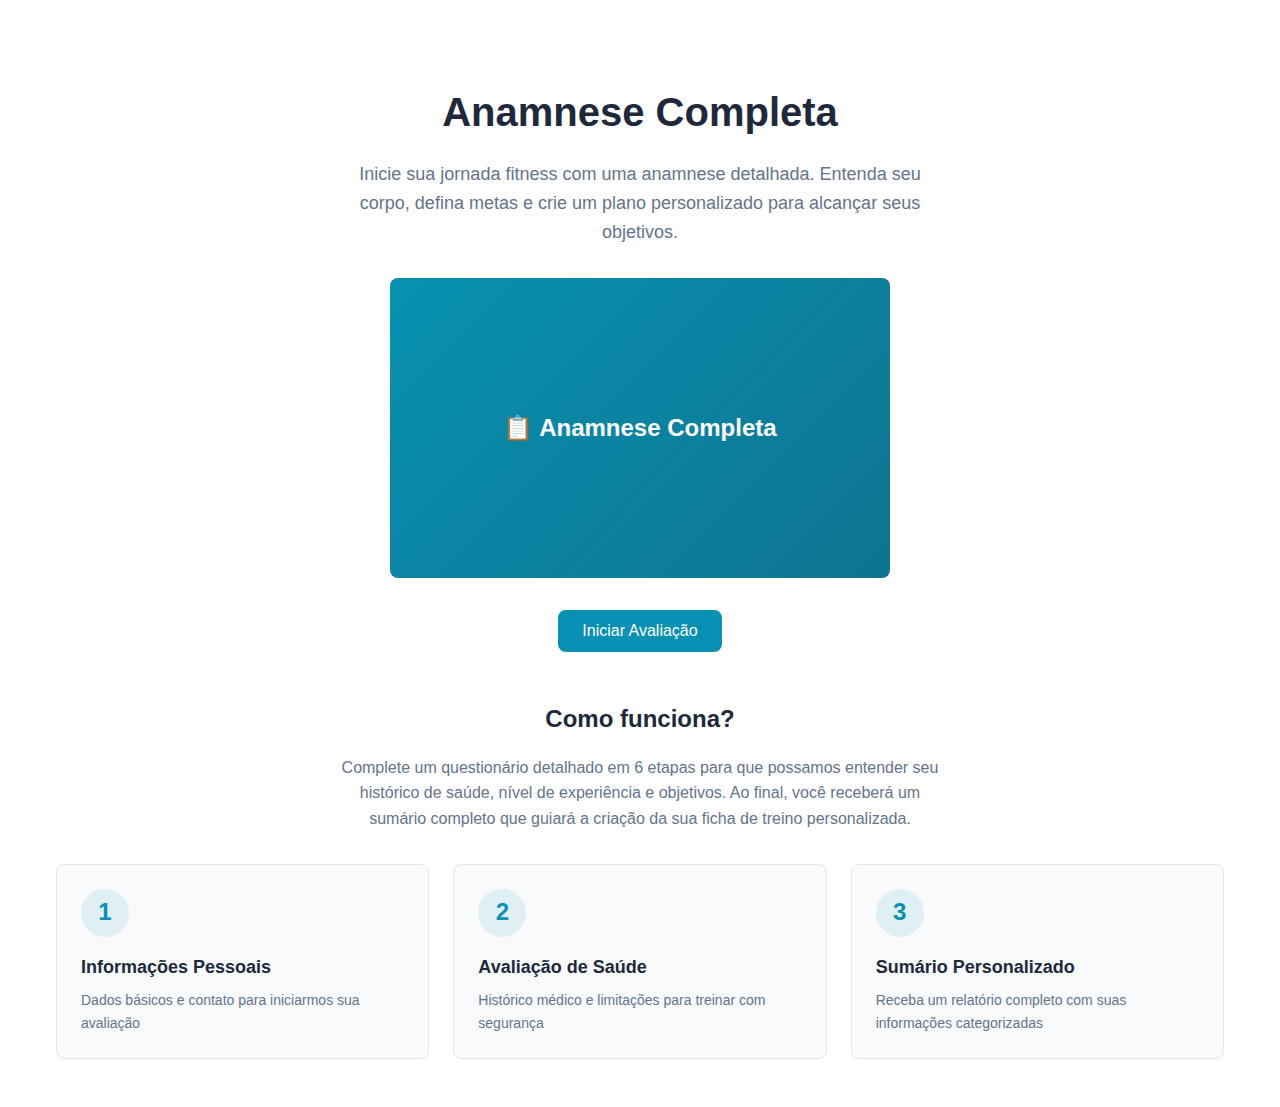
<file: index.html>
<!DOCTYPE html>
<html lang="pt-BR">
<head>
    <meta charset="UTF-8">
    <meta name="viewport" content="width=device-width, initial-scale=1.0">
    <title>Anamnese Completa | Anamnese Fitness</title>
    <meta name="description" content="Complete sua avaliação física personalizada. Questionário completo de saúde e fitness para criar seu treino ideal.">
    <link rel="stylesheet" href="styles.css">
</head>
<body>
    <div id="app"></div>
    
    <!-- Toast Notification -->
    <div id="toast" class="toast"></div>

    <script src="https://html2canvas.hertzen.com/dist/html2canvas.min.js"></script>
    <script src="script.js"></script>
</body>
</html>
</file>
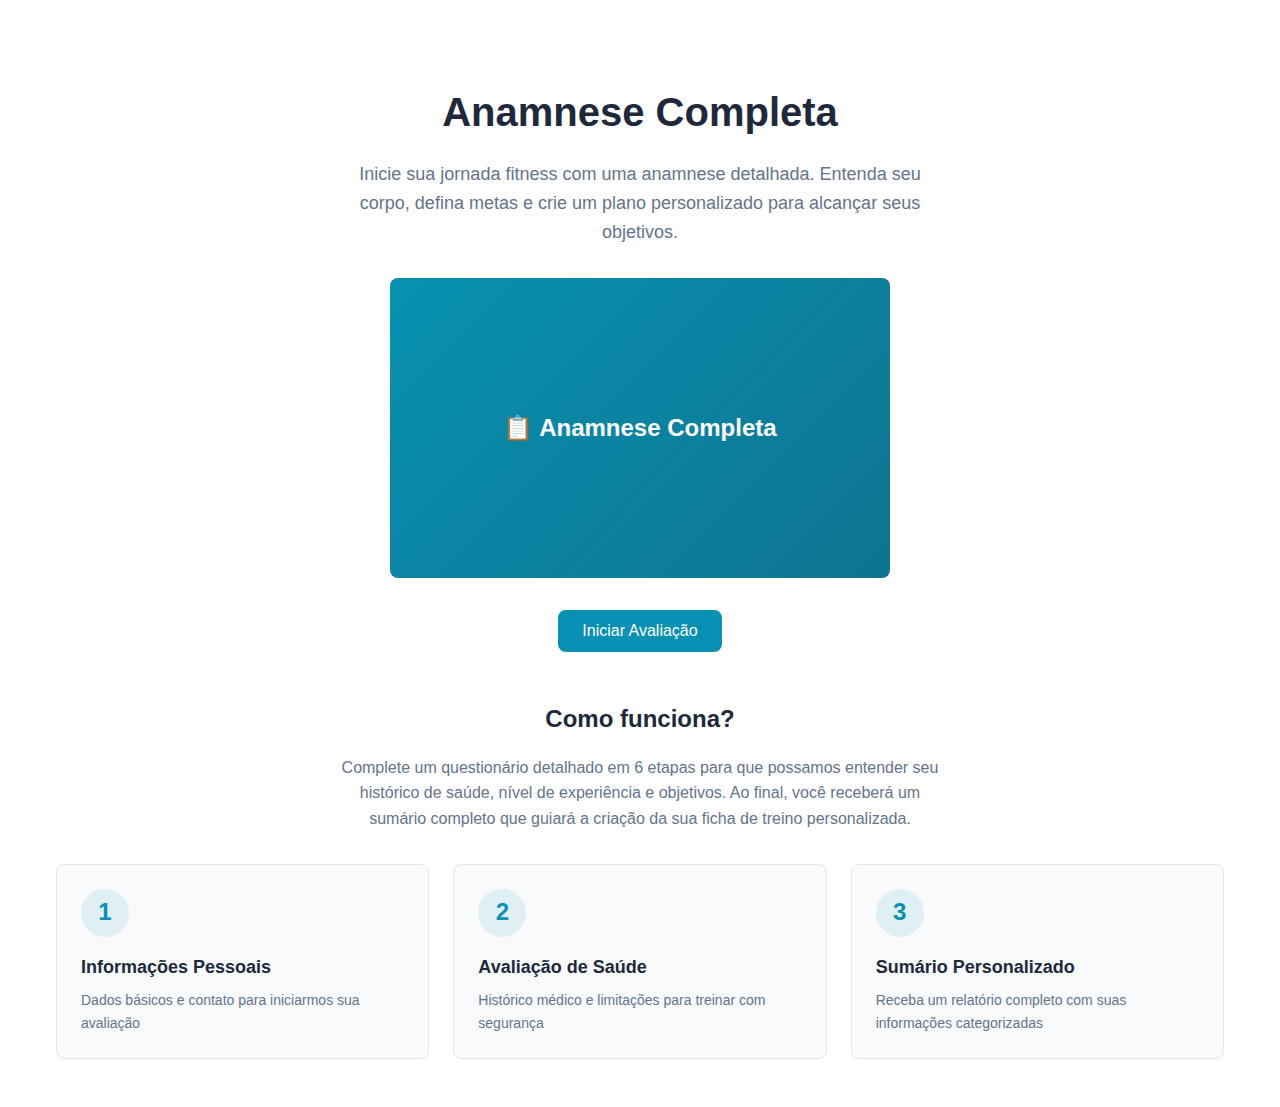
<file: Anamnese/index.html>
<!DOCTYPE html>
<html lang="pt-BR">
<head>
    <meta charset="UTF-8">
    <meta name="viewport" content="width=device-width, initial-scale=1.0">
    <title>Anamnese Completa | Anamnese Fitness</title>
    <meta name="description" content="Complete sua avaliação física personalizada. Questionário completo de saúde e fitness para criar seu treino ideal.">
    <link rel="stylesheet" href="styles.css">
</head>
<body>
    <div id="app"></div>
    
    <!-- Toast Notification -->
    <div id="toast" class="toast"></div>

    <script src="script.js"></script>
</body>
</html>
</file>
<file: styles.css>
* {
    margin: 0;
    padding: 0;
    box-sizing: border-box;
}

:root {
    --primary: #0891b2;
    --primary-dark: #0e7490;
    --background: #ffffff;
    --foreground: #1e293b;
    --card: #f8fafc;
    --card-border: #e2e8f0;
    --muted: #64748b;
    --success: #10b981;
    --error: #ef4444;
    --radius: 8px;
    --spacing: 1rem;
}

body {
    font-family: -apple-system, BlinkMacSystemFont, 'Segoe UI', 'Roboto', 'Oxygen', 'Ubuntu', sans-serif;
    background-color: var(--background);
    color: var(--foreground);
    line-height: 1.6;
}

.container {
    max-width: 800px;
    margin: 0 auto;
    padding: 2rem 1rem;
}

.container-wide {
    max-width: 1200px;
}

/* Hero Section */
.hero {
    text-align: center;
    padding: 3rem 0;
}

.hero h1 {
    font-size: 2.5rem;
    font-weight: 700;
    margin-bottom: 1rem;
    color: var(--foreground);
}

.hero p {
    font-size: 1.125rem;
    color: var(--muted);
    margin-bottom: 2rem;
    max-width: 600px;
    margin-left: auto;
    margin-right: auto;
}

.hero-image {
    width: 100%;
    max-width: 500px;
    height: 300px;
    margin: 2rem auto;
    background: linear-gradient(135deg, var(--primary) 0%, var(--primary-dark) 100%);
    border-radius: var(--radius);
    display: flex;
    align-items: center;
    justify-content: center;
    color: white;
    font-size: 1.5rem;
    font-weight: 600;
}

/* Buttons */
.btn {
    display: inline-flex;
    align-items: center;
    justify-content: center;
    gap: 0.5rem;
    padding: 0.75rem 1.5rem;
    font-size: 1rem;
    font-weight: 500;
    border: none;
    border-radius: var(--radius);
    cursor: pointer;
    transition: all 0.2s;
    text-decoration: none;
}

.btn:disabled {
    opacity: 0.5;
    cursor: not-allowed;
}

.btn-primary {
    background-color: var(--primary);
    color: white;
}

.btn-primary:hover:not(:disabled) {
    background-color: var(--primary-dark);
    transform: translateY(-1px);
}

.btn-outline {
    background-color: transparent;
    color: var(--foreground);
    border: 2px solid var(--card-border);
}

.btn-outline:hover:not(:disabled) {
    background-color: var(--card);
}

/* Cards */
.card {
    background-color: var(--card);
    border: 1px solid var(--card-border);
    border-radius: var(--radius);
    padding: 1.5rem;
    margin-bottom: 1rem;
}

.card h2 {
    font-size: 1.5rem;
    margin-bottom: 1rem;
    color: var(--foreground);
}

.card h3 {
    font-size: 1.125rem;
    margin-bottom: 0.5rem;
    color: var(--foreground);
}

/* Grid */
.grid {
    display: grid;
    gap: 1.5rem;
    margin-top: 2rem;
}

.grid-3 {
    grid-template-columns: repeat(auto-fit, minmax(250px, 1fr));
}

/* Form Elements */
.form-group {
    margin-bottom: 1.5rem;
}

.form-label {
    display: block;
    margin-bottom: 0.5rem;
    font-weight: 500;
    color: var(--foreground);
}

.required::after {
    content: " *";
    color: var(--error);
}

.form-input,
.form-select,
.form-textarea {
    width: 100%;
    padding: 0.75rem;
    font-size: 1rem;
    border: 2px solid var(--card-border);
    border-radius: var(--radius);
    background-color: white;
    transition: border-color 0.2s;
}

.form-input:focus,
.form-select:focus,
.form-textarea:focus {
    outline: none;
    border-color: var(--primary);
}

.form-textarea {
    resize: vertical;
    min-height: 100px;
}

.form-hint {
    font-size: 0.875rem;
    color: var(--muted);
    margin-top: 0.25rem;
}

/* Radio Groups */
.radio-group {
    display: flex;
    flex-wrap: wrap;
    gap: 0.75rem;
}

.radio-option {
    flex: 1;
    min-width: 150px;
}

.radio-option input[type="radio"] {
    display: none;
}

.radio-label {
    display: block;
    padding: 0.75rem 1rem;
    border: 2px solid var(--card-border);
    border-radius: var(--radius);
    cursor: pointer;
    text-align: center;
    transition: all 0.2s;
    background-color: white;
}

.radio-option input[type="radio"]:checked + .radio-label {
    background-color: var(--primary);
    color: white;
    border-color: var(--primary);
}

.radio-label:hover {
    border-color: var(--primary);
}

/* Checkbox Groups */
.checkbox-group {
    display: flex;
    flex-direction: column;
    gap: 0.75rem;
}

.checkbox-option {
    display: flex;
    align-items: center;
    gap: 0.5rem;
}

.checkbox-option input[type="checkbox"] {
    width: 1.25rem;
    height: 1.25rem;
    cursor: pointer;
}

.checkbox-label {
    cursor: pointer;
    user-select: none;
}

/* Slider */
.slider-container {
    margin: 1rem 0;
}

.slider {
    width: 100%;
    height: 6px;
    border-radius: 3px;
    background: var(--card-border);
    outline: none;
    -webkit-appearance: none;
}

.slider::-webkit-slider-thumb {
    -webkit-appearance: none;
    appearance: none;
    width: 20px;
    height: 20px;
    border-radius: 50%;
    background: var(--primary);
    cursor: pointer;
}

.slider::-moz-range-thumb {
    width: 20px;
    height: 20px;
    border-radius: 50%;
    background: var(--primary);
    cursor: pointer;
    border: none;
}

.slider-value {
    display: inline-block;
    margin-left: 1rem;
    font-weight: 600;
    color: var(--primary);
}

/* Progress Indicator */
.progress {
    margin-bottom: 2rem;
}

.progress-steps {
    display: flex;
    justify-content: space-between;
    margin-bottom: 1rem;
}

.progress-step {
    flex: 1;
    text-align: center;
    position: relative;
    padding-bottom: 0.5rem;
}

.progress-step:not(:last-child)::after {
    content: '';
    position: absolute;
    top: 15px;
    left: 50%;
    right: -50%;
    height: 2px;
    background-color: var(--card-border);
    z-index: -1;
}

.progress-step.active:not(:last-child)::after,
.progress-step.completed:not(:last-child)::after {
    background-color: var(--primary);
}

.progress-number {
    width: 32px;
    height: 32px;
    border-radius: 50%;
    background-color: var(--card);
    border: 2px solid var(--card-border);
    display: inline-flex;
    align-items: center;
    justify-content: center;
    font-weight: 600;
    margin-bottom: 0.5rem;
}

.progress-step.active .progress-number {
    background-color: var(--primary);
    color: white;
    border-color: var(--primary);
}

.progress-step.completed .progress-number {
    background-color: var(--success);
    color: white;
    border-color: var(--success);
}

.progress-label {
    font-size: 0.875rem;
    color: var(--muted);
}

.progress-step.active .progress-label {
    color: var(--primary);
    font-weight: 600;
}

/* Navigation */
.form-navigation {
    display: flex;
    justify-content: space-between;
    gap: 1rem;
    margin-top: 2rem;
}

/* Summary */
.summary-card {
    background-color: var(--card);
    border: 1px solid var(--card-border);
    border-radius: var(--radius);
    padding: 2rem;
}

.summary-header {
    text-align: center;
    margin-bottom: 2rem;
    padding-bottom: 1rem;
    border-bottom: 2px solid var(--card-border);
}

.summary-header h1 {
    font-size: 2rem;
    color: var(--foreground);
    margin-bottom: 0.5rem;
}

.summary-section {
    margin-bottom: 2rem;
}

.summary-section h3 {
    font-size: 1.25rem;
    margin-bottom: 1rem;
    color: var(--foreground);
    border-bottom: 1px solid var(--card-border);
    padding-bottom: 0.5rem;
}

.summary-item {
    display: flex;
    justify-content: space-between;
    padding: 0.75rem 0;
    border-bottom: 1px solid var(--card-border);
}

.summary-item:last-child {
    border-bottom: none;
}

.summary-label {
    font-weight: 500;
    color: var(--muted);
}

.summary-value {
    font-weight: 600;
    color: var(--foreground);
    text-align: right;
}

.bmi-indicator {
    display: inline-block;
    padding: 0.25rem 0.75rem;
    border-radius: 4px;
    font-weight: 600;
    font-size: 0.875rem;
}

.bmi-underweight {
    background-color: #fef3c7;
    color: #92400e;
}

.bmi-normal {
    background-color: #d1fae5;
    color: #065f46;
}

.bmi-overweight {
    background-color: #fed7aa;
    color: #9a3412;
}

.bmi-obese {
    background-color: #fecaca;
    color: #991b1b;
}

.summary-actions {
    display: flex;
    gap: 1rem;
    margin-top: 2rem;
}

/* Toast Notification */
.toast {
    position: fixed;
    bottom: 2rem;
    right: 2rem;
    padding: 1rem 1.5rem;
    background-color: var(--foreground);
    color: white;
    border-radius: var(--radius);
    box-shadow: 0 4px 6px rgba(0, 0, 0, 0.1);
    opacity: 0;
    transform: translateY(100px);
    transition: all 0.3s;
    z-index: 1000;
    max-width: 400px;
}

.toast.show {
    opacity: 1;
    transform: translateY(0);
}

.toast.error {
    background-color: var(--error);
}

.toast.success {
    background-color: var(--success);
}

/* Utility Classes */
.text-center {
    text-align: center;
}

.text-muted {
    color: var(--muted);
}

.mb-2 {
    margin-bottom: 0.5rem;
}

.mb-4 {
    margin-bottom: 1rem;
}

.hidden {
    display: none;
}

/* Responsive */
@media (max-width: 768px) {
    .hero h1 {
        font-size: 2rem;
    }
    
    .progress-label {
        font-size: 0.75rem;
    }
    
    .radio-option {
        min-width: 100%;
    }
    
    .form-navigation {
        flex-direction: column;
    }
    
    .btn {
        width: 100%;
    }
    
    .summary-actions {
        flex-direction: column;
    }
}

@media print {
    .btn,
    .form-navigation,
    .summary-actions {
        display: none;
    }
}
</file>
<file: Anamnese/styles.css>
* {
    margin: 0;
    padding: 0;
    box-sizing: border-box;
}

:root {
    --primary: #0891b2;
    --primary-dark: #0e7490;
    --background: #ffffff;
    --foreground: #1e293b;
    --card: #f8fafc;
    --card-border: #e2e8f0;
    --muted: #64748b;
    --success: #10b981;
    --error: #ef4444;
    --radius: 8px;
    --spacing: 1rem;
}

body {
    font-family: -apple-system, BlinkMacSystemFont, 'Segoe UI', 'Roboto', 'Oxygen', 'Ubuntu', sans-serif;
    background-color: var(--background);
    color: var(--foreground);
    line-height: 1.6;
}

.container {
    max-width: 800px;
    margin: 0 auto;
    padding: 2rem 1rem;
}

.container-wide {
    max-width: 1200px;
}

/* Hero Section */
.hero {
    text-align: center;
    padding: 3rem 0;
}

.hero h1 {
    font-size: 2.5rem;
    font-weight: 700;
    margin-bottom: 1rem;
    color: var(--foreground);
}

.hero p {
    font-size: 1.125rem;
    color: var(--muted);
    margin-bottom: 2rem;
    max-width: 600px;
    margin-left: auto;
    margin-right: auto;
}

.hero-image {
    width: 100%;
    max-width: 500px;
    height: 300px;
    margin: 2rem auto;
    background: linear-gradient(135deg, var(--primary) 0%, var(--primary-dark) 100%);
    border-radius: var(--radius);
    display: flex;
    align-items: center;
    justify-content: center;
    color: white;
    font-size: 1.5rem;
    font-weight: 600;
}

/* Buttons */
.btn {
    display: inline-flex;
    align-items: center;
    justify-content: center;
    gap: 0.5rem;
    padding: 0.75rem 1.5rem;
    font-size: 1rem;
    font-weight: 500;
    border: none;
    border-radius: var(--radius);
    cursor: pointer;
    transition: all 0.2s;
    text-decoration: none;
}

.btn:disabled {
    opacity: 0.5;
    cursor: not-allowed;
}

.btn-primary {
    background-color: var(--primary);
    color: white;
}

.btn-primary:hover:not(:disabled) {
    background-color: var(--primary-dark);
    transform: translateY(-1px);
}

.btn-outline {
    background-color: transparent;
    color: var(--foreground);
    border: 2px solid var(--card-border);
}

.btn-outline:hover:not(:disabled) {
    background-color: var(--card);
}

/* Cards */
.card {
    background-color: var(--card);
    border: 1px solid var(--card-border);
    border-radius: var(--radius);
    padding: 1.5rem;
    margin-bottom: 1rem;
}

.card h2 {
    font-size: 1.5rem;
    margin-bottom: 1rem;
    color: var(--foreground);
}

.card h3 {
    font-size: 1.125rem;
    margin-bottom: 0.5rem;
    color: var(--foreground);
}

/* Grid */
.grid {
    display: grid;
    gap: 1.5rem;
    margin-top: 2rem;
}

.grid-3 {
    grid-template-columns: repeat(auto-fit, minmax(250px, 1fr));
}

/* Form Elements */
.form-group {
    margin-bottom: 1.5rem;
}

.form-label {
    display: block;
    margin-bottom: 0.5rem;
    font-weight: 500;
    color: var(--foreground);
}

.required::after {
    content: " *";
    color: var(--error);
}

.form-input,
.form-select,
.form-textarea {
    width: 100%;
    padding: 0.75rem;
    font-size: 1rem;
    border: 2px solid var(--card-border);
    border-radius: var(--radius);
    background-color: white;
    transition: border-color 0.2s;
}

.form-input:focus,
.form-select:focus,
.form-textarea:focus {
    outline: none;
    border-color: var(--primary);
}

.form-textarea {
    resize: vertical;
    min-height: 100px;
}

.form-hint {
    font-size: 0.875rem;
    color: var(--muted);
    margin-top: 0.25rem;
}

/* Radio Groups */
.radio-group {
    display: flex;
    flex-wrap: wrap;
    gap: 0.75rem;
}

.radio-option {
    flex: 1;
    min-width: 150px;
}

.radio-option input[type="radio"] {
    display: none;
}

.radio-label {
    display: block;
    padding: 0.75rem 1rem;
    border: 2px solid var(--card-border);
    border-radius: var(--radius);
    cursor: pointer;
    text-align: center;
    transition: all 0.2s;
    background-color: white;
}

.radio-option input[type="radio"]:checked + .radio-label {
    background-color: var(--primary);
    color: white;
    border-color: var(--primary);
}

.radio-label:hover {
    border-color: var(--primary);
}

/* Checkbox Groups */
.checkbox-group {
    display: flex;
    flex-direction: column;
    gap: 0.75rem;
}

.checkbox-option {
    display: flex;
    align-items: center;
    gap: 0.5rem;
}

.checkbox-option input[type="checkbox"] {
    width: 1.25rem;
    height: 1.25rem;
    cursor: pointer;
}

.checkbox-label {
    cursor: pointer;
    user-select: none;
}

/* Slider */
.slider-container {
    margin: 1rem 0;
}

.slider {
    width: 100%;
    height: 6px;
    border-radius: 3px;
    background: var(--card-border);
    outline: none;
    -webkit-appearance: none;
}

.slider::-webkit-slider-thumb {
    -webkit-appearance: none;
    appearance: none;
    width: 20px;
    height: 20px;
    border-radius: 50%;
    background: var(--primary);
    cursor: pointer;
}

.slider::-moz-range-thumb {
    width: 20px;
    height: 20px;
    border-radius: 50%;
    background: var(--primary);
    cursor: pointer;
    border: none;
}

.slider-value {
    display: inline-block;
    margin-left: 1rem;
    font-weight: 600;
    color: var(--primary);
}

/* Progress Indicator */
.progress {
    margin-bottom: 2rem;
}

.progress-steps {
    display: flex;
    justify-content: space-between;
    margin-bottom: 1rem;
}

.progress-step {
    flex: 1;
    text-align: center;
    position: relative;
    padding-bottom: 0.5rem;
}

.progress-step:not(:last-child)::after {
    content: '';
    position: absolute;
    top: 15px;
    left: 50%;
    right: -50%;
    height: 2px;
    background-color: var(--card-border);
    z-index: -1;
}

.progress-step.active:not(:last-child)::after,
.progress-step.completed:not(:last-child)::after {
    background-color: var(--primary);
}

.progress-number {
    width: 32px;
    height: 32px;
    border-radius: 50%;
    background-color: var(--card);
    border: 2px solid var(--card-border);
    display: inline-flex;
    align-items: center;
    justify-content: center;
    font-weight: 600;
    margin-bottom: 0.5rem;
}

.progress-step.active .progress-number {
    background-color: var(--primary);
    color: white;
    border-color: var(--primary);
}

.progress-step.completed .progress-number {
    background-color: var(--success);
    color: white;
    border-color: var(--success);
}

.progress-label {
    font-size: 0.875rem;
    color: var(--muted);
}

.progress-step.active .progress-label {
    color: var(--primary);
    font-weight: 600;
}

/* Navigation */
.form-navigation {
    display: flex;
    justify-content: space-between;
    gap: 1rem;
    margin-top: 2rem;
}

/* Summary */
.summary-card {
    background-color: var(--card);
    border: 1px solid var(--card-border);
    border-radius: var(--radius);
    padding: 2rem;
}

.summary-header {
    text-align: center;
    margin-bottom: 2rem;
    padding-bottom: 1rem;
    border-bottom: 2px solid var(--card-border);
}

.summary-header h1 {
    font-size: 2rem;
    color: var(--foreground);
    margin-bottom: 0.5rem;
}

.summary-section {
    margin-bottom: 2rem;
}

.summary-section h3 {
    font-size: 1.25rem;
    margin-bottom: 1rem;
    color: var(--foreground);
    border-bottom: 1px solid var(--card-border);
    padding-bottom: 0.5rem;
}

.summary-item {
    display: flex;
    justify-content: space-between;
    padding: 0.75rem 0;
    border-bottom: 1px solid var(--card-border);
}

.summary-item:last-child {
    border-bottom: none;
}

.summary-label {
    font-weight: 500;
    color: var(--muted);
}

.summary-value {
    font-weight: 600;
    color: var(--foreground);
    text-align: right;
}

.bmi-indicator {
    display: inline-block;
    padding: 0.25rem 0.75rem;
    border-radius: 4px;
    font-weight: 600;
    font-size: 0.875rem;
}

.bmi-underweight {
    background-color: #fef3c7;
    color: #92400e;
}

.bmi-normal {
    background-color: #d1fae5;
    color: #065f46;
}

.bmi-overweight {
    background-color: #fed7aa;
    color: #9a3412;
}

.bmi-obese {
    background-color: #fecaca;
    color: #991b1b;
}

.summary-actions {
    display: flex;
    gap: 1rem;
    margin-top: 2rem;
}

/* Toast Notification */
.toast {
    position: fixed;
    bottom: 2rem;
    right: 2rem;
    padding: 1rem 1.5rem;
    background-color: var(--foreground);
    color: white;
    border-radius: var(--radius);
    box-shadow: 0 4px 6px rgba(0, 0, 0, 0.1);
    opacity: 0;
    transform: translateY(100px);
    transition: all 0.3s;
    z-index: 1000;
    max-width: 400px;
}

.toast.show {
    opacity: 1;
    transform: translateY(0);
}

.toast.error {
    background-color: var(--error);
}

.toast.success {
    background-color: var(--success);
}

/* Utility Classes */
.text-center {
    text-align: center;
}

.text-muted {
    color: var(--muted);
}

.mb-2 {
    margin-bottom: 0.5rem;
}

.mb-4 {
    margin-bottom: 1rem;
}

.hidden {
    display: none;
}

/* Responsive */
@media (max-width: 768px) {
    .hero h1 {
        font-size: 2rem;
    }
    
    .progress-label {
        font-size: 0.75rem;
    }
    
    .radio-option {
        min-width: 100%;
    }
    
    .form-navigation {
        flex-direction: column;
    }
    
    .btn {
        width: 100%;
    }
    
    .summary-actions {
        flex-direction: column;
    }
}

@media print {
    .btn,
    .form-navigation,
    .summary-actions {
        display: none;
    }
}
</file>
